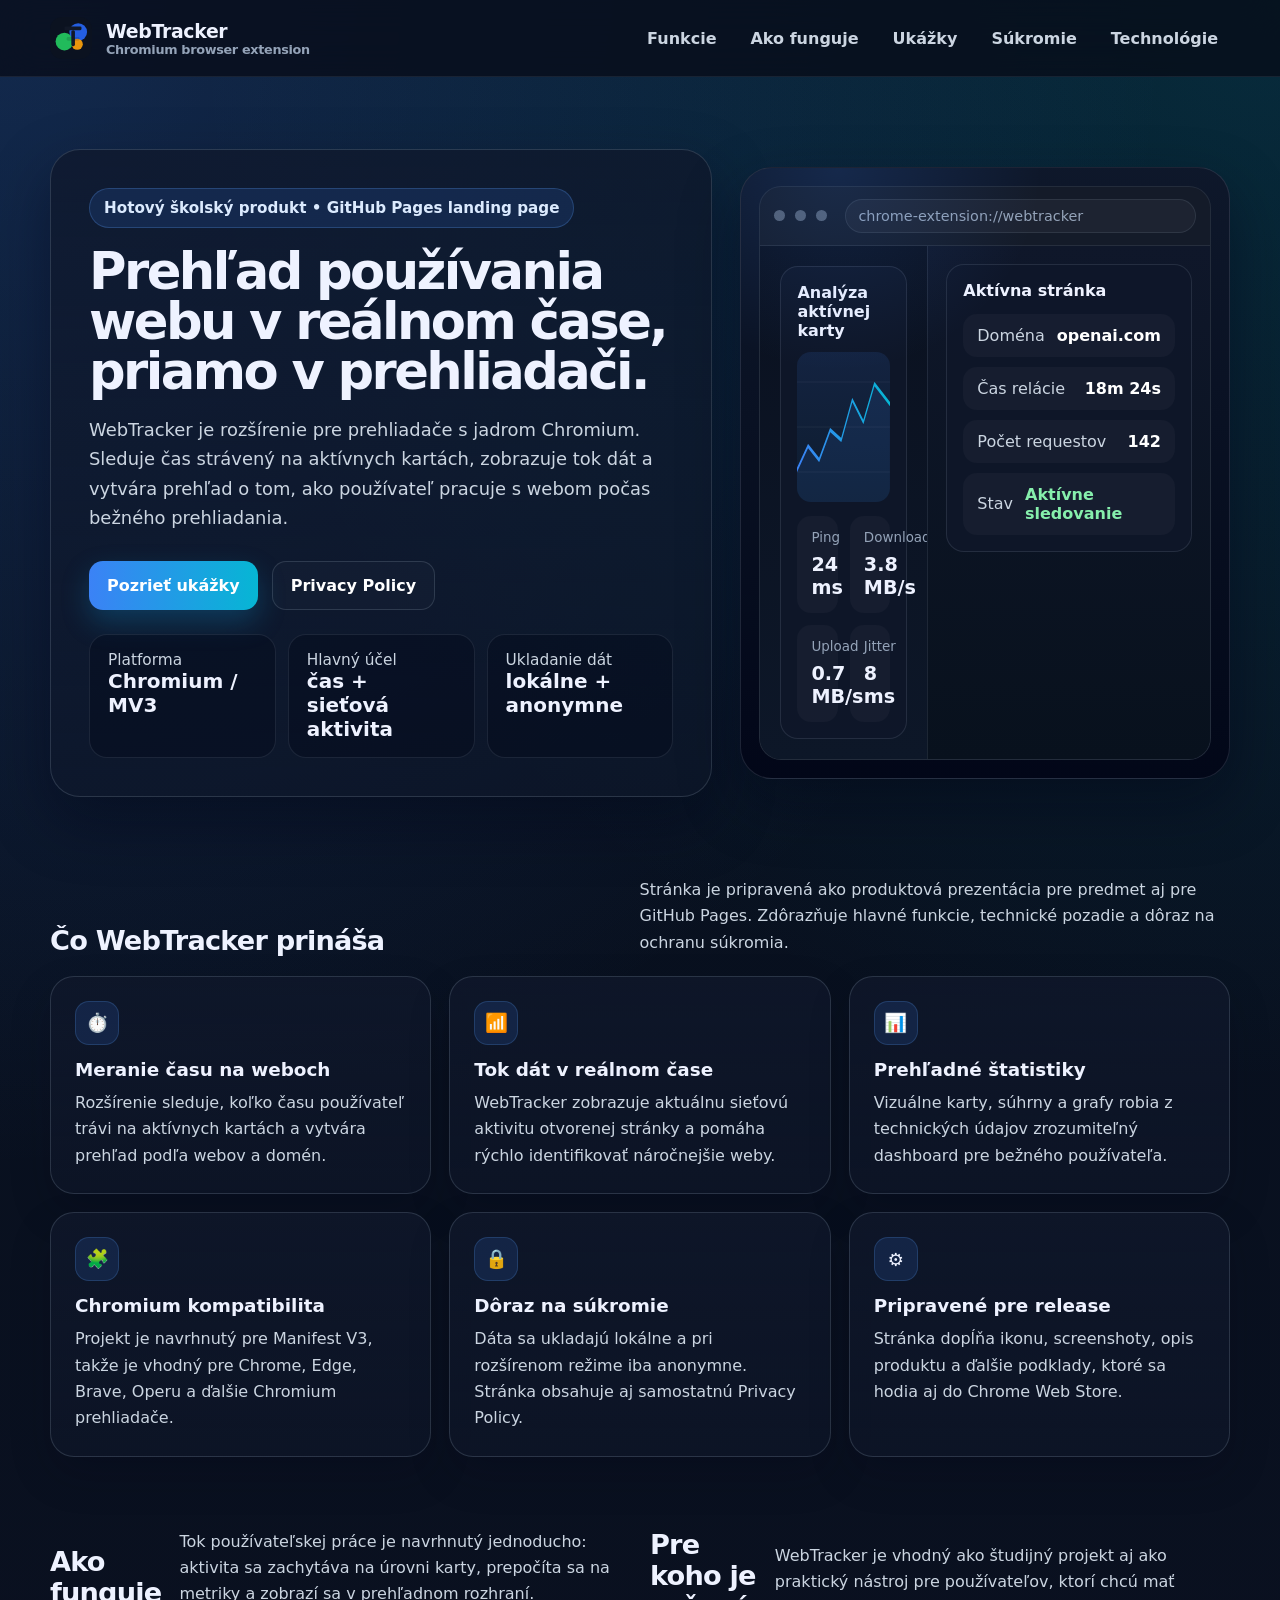
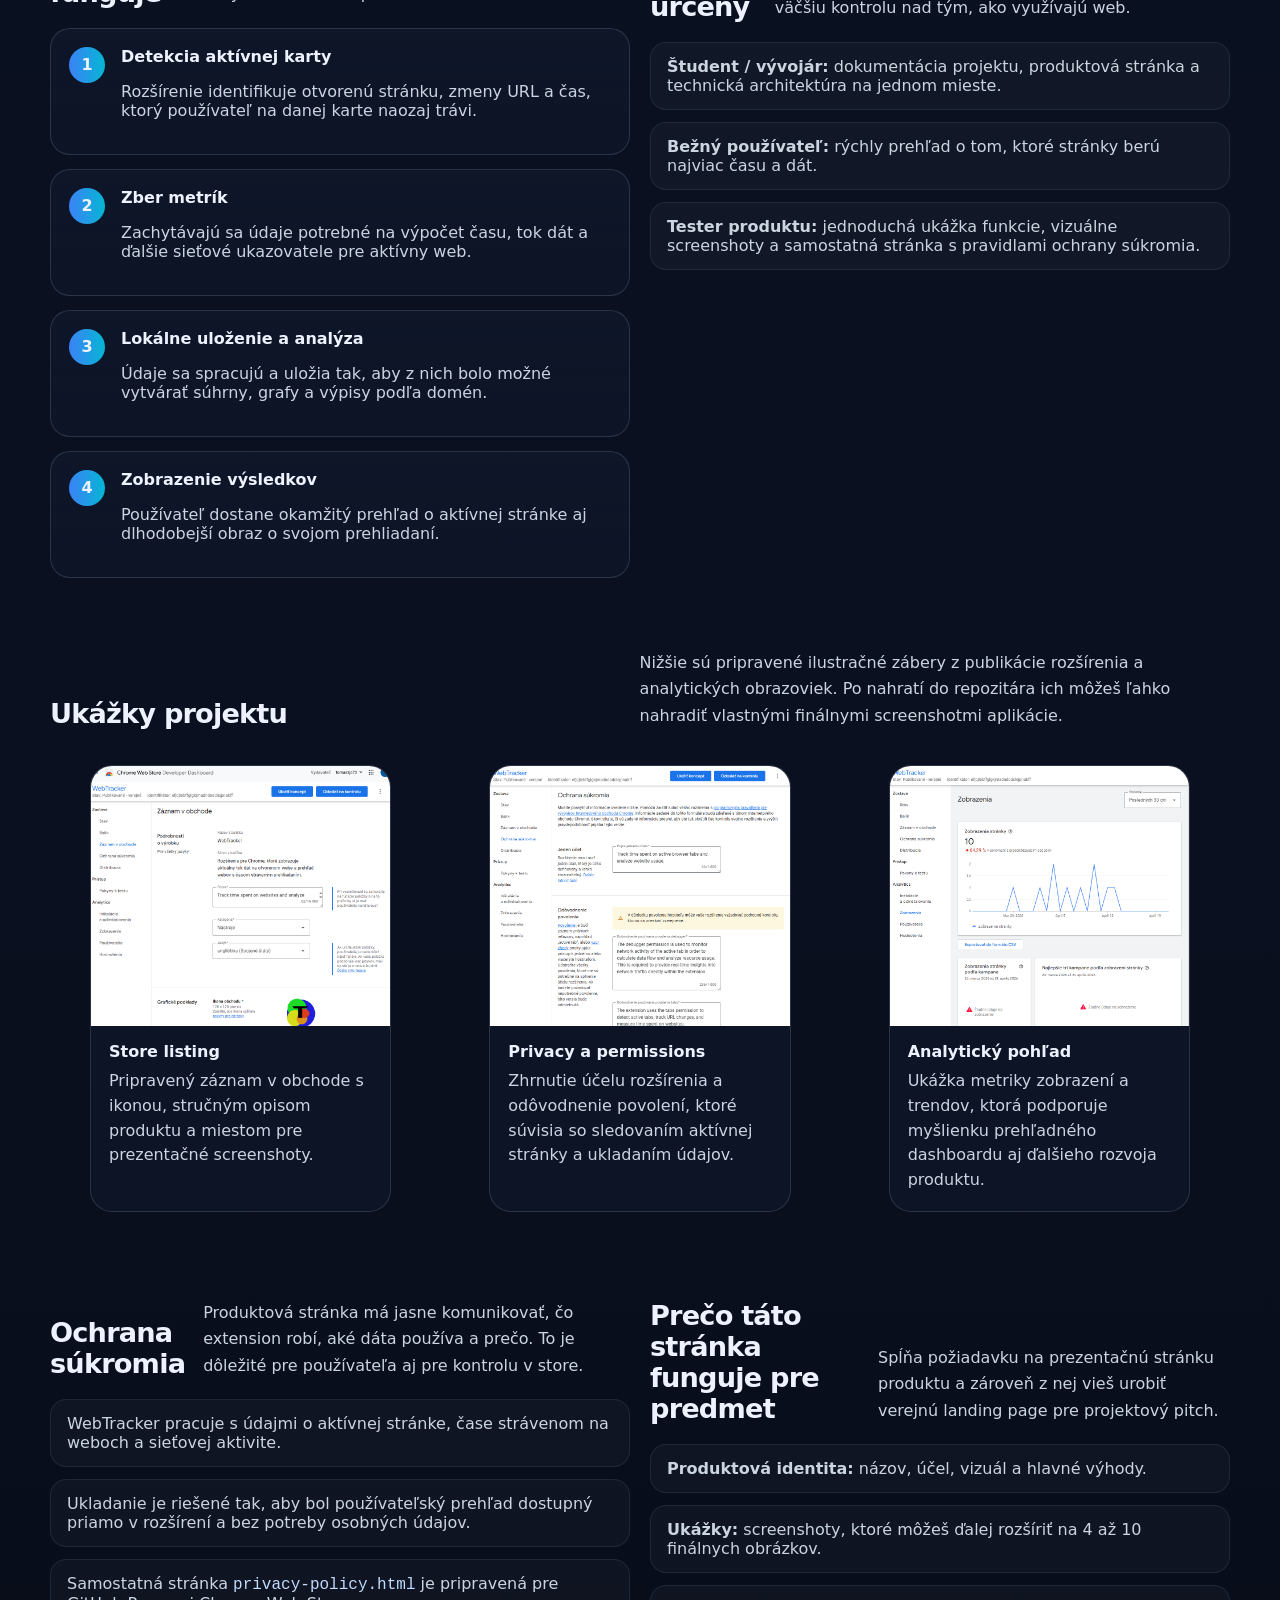
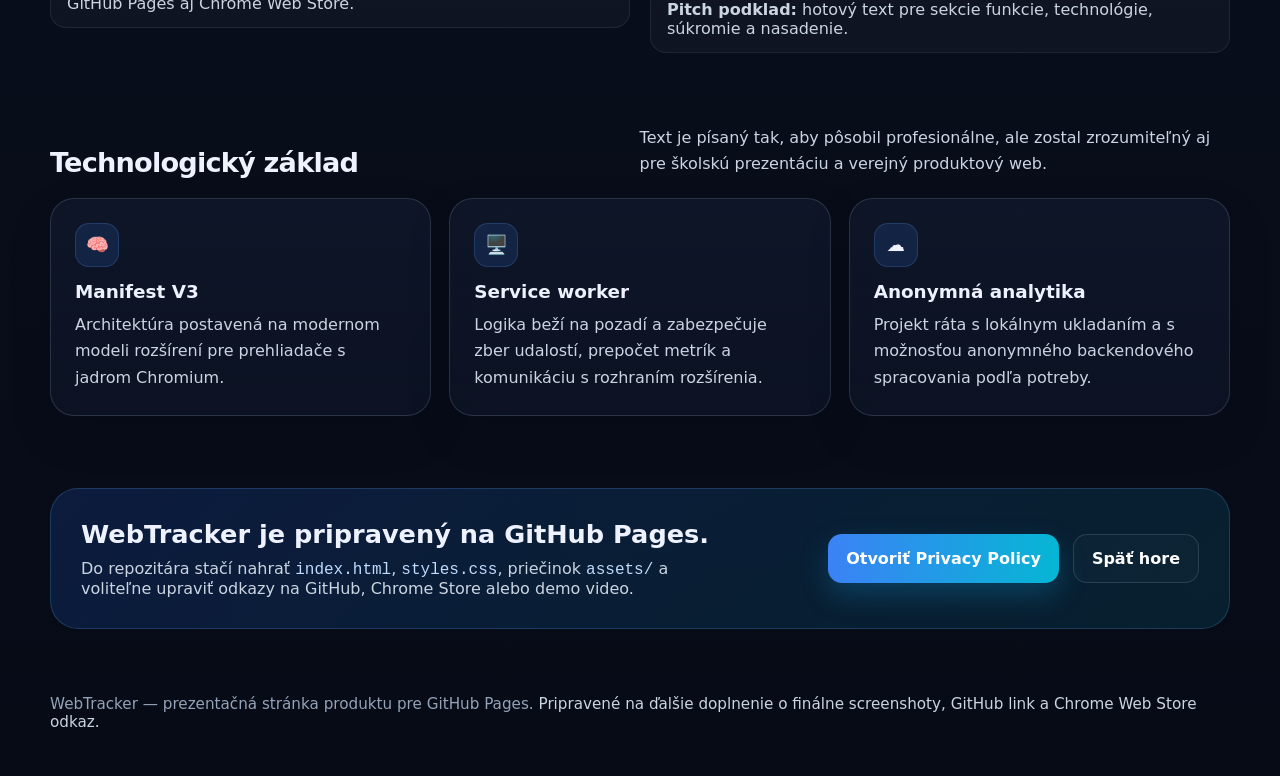
<file: doc/index.html>
<!doctype html>
<html lang="sk">
<head>
  <meta charset="utf-8" />
  <meta name="viewport" content="width=device-width, initial-scale=1" />
  <title>WebTracker — prezentačná stránka</title>
  <meta name="description" content="WebTracker je rozšírenie pre Chromium prehliadače, ktoré sleduje čas strávený na aktívnych stránkach, zobrazuje tok dát a pripravuje prehľad používania webu." />
  <meta name="theme-color" content="#0b1020" />
  <link rel="icon" href="assets/webtracker-icon.svg" type="image/svg+xml" />
  <link rel="stylesheet" href="styles.css" />
</head>
<body>
  <header class="topbar">
    <div class="container nav">
      <a class="brand" href="#top">
        <img src="assets/webtracker-icon.svg" alt="WebTracker logo" />
        <span class="brand-text">
          <span class="brand-title">WebTracker</span>
          <span class="brand-sub">Chromium browser extension</span>
        </span>
      </a>
      <nav class="nav-links" aria-label="Hlavná navigácia">
        <a href="#funkcie">Funkcie</a>
        <a href="#ako-funguje">Ako funguje</a>
        <a href="#ukazky">Ukážky</a>
        <a href="#sukromie">Súkromie</a>
        <a href="#technologie">Technológie</a>
      </nav>
    </div>
  </header>

  <main id="top">
    <section class="hero">
      <div class="container hero-grid">
        <div class="hero-copy">
          <span class="badge">Hotový školský produkt • GitHub Pages landing page</span>
          <h1>Prehľad používania webu v reálnom čase, priamo v prehliadači.</h1>
          <p>
            WebTracker je rozšírenie pre prehliadače s jadrom Chromium. Sleduje čas
            strávený na aktívnych kartách, zobrazuje tok dát a vytvára prehľad o tom,
            ako používateľ pracuje s webom počas bežného prehliadania.
          </p>
          <div class="actions">
            <a class="button primary" href="#ukazky">Pozrieť ukážky</a>
            <a class="button secondary" href="privacy-policy.html">Privacy Policy</a>
          </div>
          <div class="metrics">
            <div class="metric">
              <span class="muted small">Platforma</span>
              <strong>Chromium / MV3</strong>
            </div>
            <div class="metric">
              <span class="muted small">Hlavný účel</span>
              <strong>čas + sieťová aktivita</strong>
            </div>
            <div class="metric">
              <span class="muted small">Ukladanie dát</span>
              <strong>lokálne + anonymne</strong>
            </div>
          </div>
        </div>

        <div class="preview-card" aria-label="Vizualizácia rozhrania WebTrackeru">
          <div class="browser-frame">
            <div class="browser-top">
              <span class="dot"></span>
              <span class="dot"></span>
              <span class="dot"></span>
              <div class="browser-url">chrome-extension://webtracker</div>
            </div>
            <div class="browser-body">
              <div class="preview-left">
                <div class="panel">
                  <div class="preview-title">Analýza aktívnej karty</div>
                  <div class="chart">
                    <svg viewBox="0 0 420 150" preserveAspectRatio="none" aria-hidden="true">
                      <defs>
                        <linearGradient id="line-gradient" x1="0" y1="0" x2="1" y2="0">
                          <stop offset="0%" stop-color="#3b82f6" />
                          <stop offset="100%" stop-color="#06b6d4" />
                        </linearGradient>
                      </defs>
                      <line class="grid" x1="0" y1="30" x2="420" y2="30" />
                      <line class="grid" x1="0" y1="75" x2="420" y2="75" />
                      <line class="grid" x1="0" y1="120" x2="420" y2="120" />
                      <path class="area" d="M0,124 L0,118 L50,94 L100,108 L150,78 L200,88 L250,48 L300,70 L350,32 L420,52 L420,150 L0,150 Z" />
                      <path class="line" d="M0,118 L50,94 L100,108 L150,78 L200,88 L250,48 L300,70 L350,32 L420,52" />
                    </svg>
                  </div>
                  <div class="stat-grid">
                    <div class="stat-box">
                      <div class="label">Ping</div>
                      <div class="value">24 ms</div>
                    </div>
                    <div class="stat-box">
                      <div class="label">Download</div>
                      <div class="value">3.8 MB/s</div>
                    </div>
                    <div class="stat-box">
                      <div class="label">Upload</div>
                      <div class="value">0.7 MB/s</div>
                    </div>
                    <div class="stat-box">
                      <div class="label">Jitter</div>
                      <div class="value">8 ms</div>
                    </div>
                  </div>
                </div>
              </div>
              <aside class="preview-right">
                <div class="panel">
                  <div class="preview-title">Aktívna stránka</div>
                  <div class="list">
                    <div class="list-item"><span>Doména</span><strong>openai.com</strong></div>
                    <div class="list-item"><span>Čas relácie</span><strong>18m 24s</strong></div>
                    <div class="list-item"><span>Počet requestov</span><strong>142</strong></div>
                    <div class="list-item"><span>Stav</span><strong style="color:#86efac">Aktívne sledovanie</strong></div>
                  </div>
                </div>
              </aside>
            </div>
          </div>
        </div>
      </div>
    </section>

    <section class="section" id="funkcie">
      <div class="container">
        <div class="section-head">
          <div>
            <h2>Čo WebTracker prináša</h2>
          </div>
          <p>
            Stránka je pripravená ako produktová prezentácia pre predmet aj pre GitHub Pages.
            Zdôrazňuje hlavné funkcie, technické pozadie a dôraz na ochranu súkromia.
          </p>
        </div>
        <div class="feature-grid">
          <article class="card">
            <div class="icon">⏱️</div>
            <h3>Meranie času na weboch</h3>
            <p>Rozšírenie sleduje, koľko času používateľ trávi na aktívnych kartách a vytvára prehľad podľa webov a domén.</p>
          </article>
          <article class="card">
            <div class="icon">📶</div>
            <h3>Tok dát v reálnom čase</h3>
            <p>WebTracker zobrazuje aktuálnu sieťovú aktivitu otvorenej stránky a pomáha rýchlo identifikovať náročnejšie weby.</p>
          </article>
          <article class="card">
            <div class="icon">📊</div>
            <h3>Prehľadné štatistiky</h3>
            <p>Vizuálne karty, súhrny a grafy robia z technických údajov zrozumiteľný dashboard pre bežného používateľa.</p>
          </article>
          <article class="card">
            <div class="icon">🧩</div>
            <h3>Chromium kompatibilita</h3>
            <p>Projekt je navrhnutý pre Manifest V3, takže je vhodný pre Chrome, Edge, Brave, Operu a ďalšie Chromium prehliadače.</p>
          </article>
          <article class="card">
            <div class="icon">🔒</div>
            <h3>Dôraz na súkromie</h3>
            <p>Dáta sa ukladajú lokálne a pri rozšírenom režime iba anonymne. Stránka obsahuje aj samostatnú Privacy Policy.</p>
          </article>
          <article class="card">
            <div class="icon">⚙️</div>
            <h3>Pripravené pre release</h3>
            <p>Stránka dopĺňa ikonu, screenshoty, opis produktu a ďalšie podklady, ktoré sa hodia aj do Chrome Web Store.</p>
          </article>
        </div>
      </div>
    </section>

    <section class="section" id="ako-funguje">
      <div class="container split">
        <div>
          <div class="section-head">
            <div><h2>Ako funguje</h2></div>
            <p>Tok používateľskej práce je navrhnutý jednoducho: aktivita sa zachytáva na úrovni karty, prepočíta sa na metriky a zobrazí sa v prehľadnom rozhraní.</p>
          </div>
          <div class="steps">
            <div class="step">
              <div class="step-number">1</div>
              <div>
                <strong>Detekcia aktívnej karty</strong>
                <p class="muted">Rozšírenie identifikuje otvorenú stránku, zmeny URL a čas, ktorý používateľ na danej karte naozaj trávi.</p>
              </div>
            </div>
            <div class="step">
              <div class="step-number">2</div>
              <div>
                <strong>Zber metrík</strong>
                <p class="muted">Zachytávajú sa údaje potrebné na výpočet času, tok dát a ďalšie sieťové ukazovatele pre aktívny web.</p>
              </div>
            </div>
            <div class="step">
              <div class="step-number">3</div>
              <div>
                <strong>Lokálne uloženie a analýza</strong>
                <p class="muted">Údaje sa spracujú a uložia tak, aby z nich bolo možné vytvárať súhrny, grafy a výpisy podľa domén.</p>
              </div>
            </div>
            <div class="step">
              <div class="step-number">4</div>
              <div>
                <strong>Zobrazenie výsledkov</strong>
                <p class="muted">Používateľ dostane okamžitý prehľad o aktívnej stránke aj dlhodobejší obraz o svojom prehliadaní.</p>
              </div>
            </div>
          </div>
        </div>

        <div>
          <div class="section-head">
            <div><h2>Pre koho je určený</h2></div>
            <p>WebTracker je vhodný ako študijný projekt aj ako praktický nástroj pre používateľov, ktorí chcú mať väčšiu kontrolu nad tým, ako využívajú web.</p>
          </div>
          <div class="tech-list">
            <div class="bullet"><strong>Študent / vývojár:</strong> dokumentácia projektu, produktová stránka a technická architektúra na jednom mieste.</div>
            <div class="bullet"><strong>Bežný používateľ:</strong> rýchly prehľad o tom, ktoré stránky berú najviac času a dát.</div>
            <div class="bullet"><strong>Tester produktu:</strong> jednoduchá ukážka funkcie, vizuálne screenshoty a samostatná stránka s pravidlami ochrany súkromia.</div>
          </div>
        </div>
      </div>
    </section>

    <section class="section" id="ukazky">
      <div class="container">
        <div class="section-head">
          <div><h2>Ukážky projektu</h2></div>
          <p>Nižšie sú pripravené ilustračné zábery z publikácie rozšírenia a analytických obrazoviek. Po nahratí do repozitára ich môžeš ľahko nahradiť vlastnými finálnymi screenshotmi aplikácie.</p>
        </div>
        <div class="gallery">
          <figure class="shot">
            <img src="assets/store-listing.png" alt="Chrome Web Store listing pre WebTracker" />
            <figcaption class="caption">
              <strong>Store listing</strong>
              <p>Pripravený záznam v obchode s ikonou, stručným opisom produktu a miestom pre prezentačné screenshoty.</p>
            </figcaption>
          </figure>
          <figure class="shot">
            <img src="assets/privacy-review.png" alt="Ochrana súkromia a povolenia WebTrackeru" />
            <figcaption class="caption">
              <strong>Privacy a permissions</strong>
              <p>Zhrnutie účelu rozšírenia a odôvodnenie povolení, ktoré súvisia so sledovaním aktívnej stránky a ukladaním údajov.</p>
            </figcaption>
          </figure>
          <figure class="shot">
            <img src="assets/analytics.png" alt="Analytický prehľad pre WebTracker" />
            <figcaption class="caption">
              <strong>Analytický pohľad</strong>
              <p>Ukážka metriky zobrazení a trendov, ktorá podporuje myšlienku prehľadného dashboardu aj ďalšieho rozvoja produktu.</p>
            </figcaption>
          </figure>
        </div>
      </div>
    </section>

    <section class="section" id="sukromie">
      <div class="container split">
        <div>
          <div class="section-head">
            <div><h2>Ochrana súkromia</h2></div>
            <p>Produktová stránka má jasne komunikovať, čo extension robí, aké dáta používa a prečo. To je dôležité pre používateľa aj pre kontrolu v store.</p>
          </div>
          <div class="privacy-list">
            <div class="bullet">WebTracker pracuje s údajmi o aktívnej stránke, čase strávenom na weboch a sieťovej aktivite.</div>
            <div class="bullet">Ukladanie je riešené tak, aby bol používateľský prehľad dostupný priamo v rozšírení a bez potreby osobných údajov.</div>
            <div class="bullet">Samostatná stránka <span class="code">privacy-policy.html</span> je pripravená pre GitHub Pages aj Chrome Web Store.</div>
          </div>
        </div>

        <div>
          <div class="section-head">
            <div><h2>Prečo táto stránka funguje pre predmet</h2></div>
            <p>Spĺňa požiadavku na prezentačnú stránku produktu a zároveň z nej vieš urobiť verejnú landing page pre projektový pitch.</p>
          </div>
          <div class="tech-list">
            <div class="bullet"><strong>Produktová identita:</strong> názov, účel, vizuál a hlavné výhody.</div>
            <div class="bullet"><strong>Ukážky:</strong> screenshoty, ktoré môžeš ďalej rozšíriť na 4 až 10 finálnych obrázkov.</div>
            <div class="bullet"><strong>Pitch podklad:</strong> hotový text pre sekcie funkcie, technológie, súkromie a nasadenie.</div>
          </div>
        </div>
      </div>
    </section>

    <section class="section" id="technologie">
      <div class="container">
        <div class="section-head">
          <div><h2>Technologický základ</h2></div>
          <p>Text je písaný tak, aby pôsobil profesionálne, ale zostal zrozumiteľný aj pre školskú prezentáciu a verejný produktový web.</p>
        </div>
        <div class="feature-grid">
          <article class="card">
            <div class="icon">🧠</div>
            <h3>Manifest V3</h3>
            <p>Architektúra postavená na modernom modeli rozšírení pre prehliadače s jadrom Chromium.</p>
          </article>
          <article class="card">
            <div class="icon">🖥️</div>
            <h3>Service worker</h3>
            <p>Logika beží na pozadí a zabezpečuje zber udalostí, prepočet metrík a komunikáciu s rozhraním rozšírenia.</p>
          </article>
          <article class="card">
            <div class="icon">☁️</div>
            <h3>Anonymná analytika</h3>
            <p>Projekt ráta s lokálnym ukladaním a s možnosťou anonymného backendového spracovania podľa potreby.</p>
          </article>
        </div>
      </div>
    </section>

    <section class="section">
      <div class="container">
        <div class="cta">
          <div>
            <h2 style="margin:0 0 10px; font-size: clamp(1.5rem, 2vw, 2.2rem);">WebTracker je pripravený na GitHub Pages.</h2>
            <p class="muted" style="margin:0; max-width:60ch;">Do repozitára stačí nahrať <span class="code">index.html</span>, <span class="code">styles.css</span>, priečinok <span class="code">assets/</span> a voliteľne upraviť odkazy na GitHub, Chrome Store alebo demo video.</p>
          </div>
          <div class="actions" style="margin-top:0;">
            <a class="button primary" href="privacy-policy.html">Otvoriť Privacy Policy</a>
            <a class="button secondary" href="#top">Späť hore</a>
          </div>
        </div>
      </div>
    </section>
  </main>

  <footer class="footer">
    <div class="container">
      WebTracker — prezentačná stránka produktu pre GitHub Pages. <span class="muted">Pripravené na ďalšie doplnenie o finálne screenshoty, GitHub link a Chrome Web Store odkaz.</span>
    </div>
  </footer>
</body>
</html>
</file>
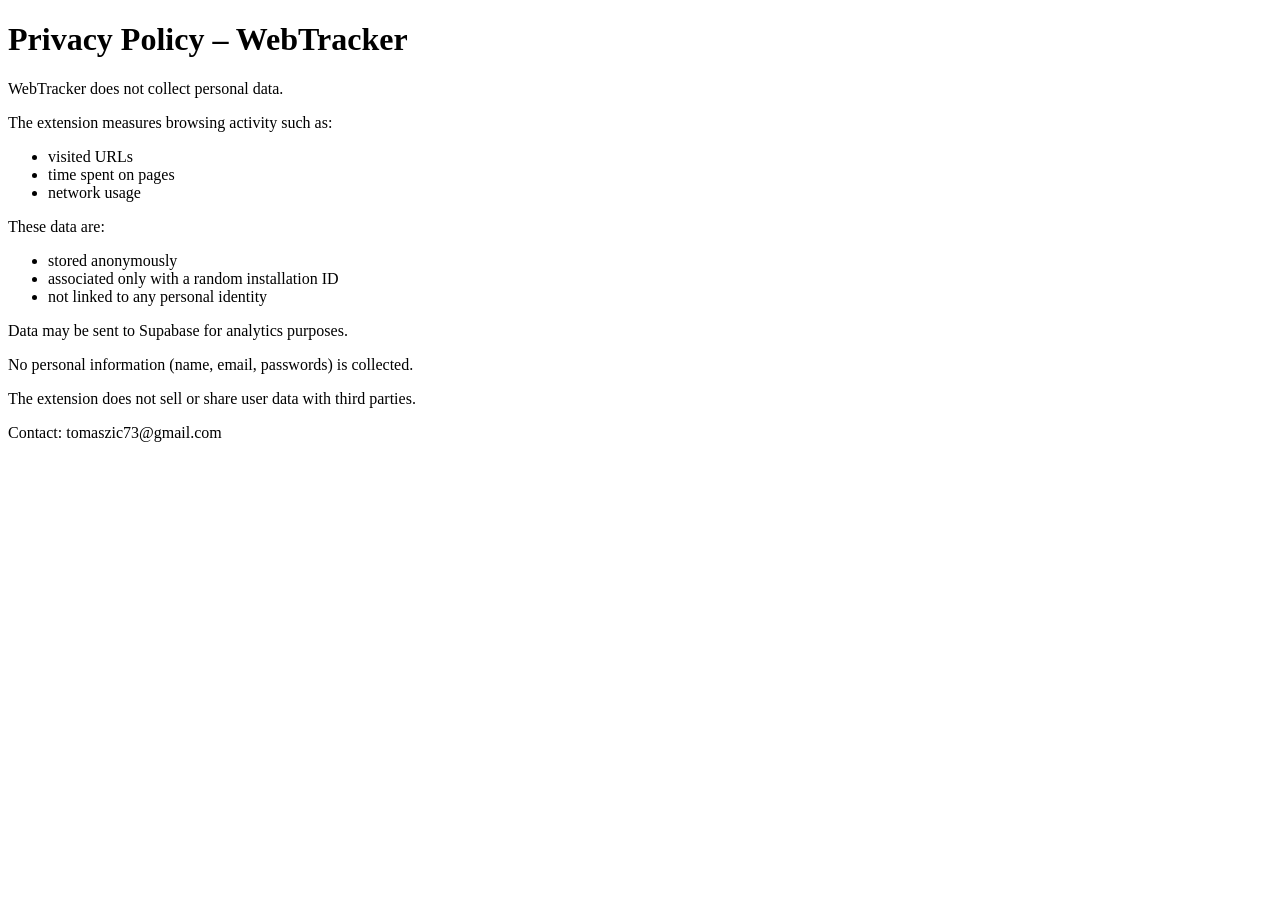
<file: privacy-policy.html>
<!doctype html>
<html>

<head>
    <meta charset="utf-8">
    <title>Privacy Policy – WebTracker</title>
</head>

<body>

    <h1>Privacy Policy – WebTracker</h1>

    <p>WebTracker does not collect personal data.</p>

    <p>The extension measures browsing activity such as:</p>
    <ul>
        <li>visited URLs</li>
        <li>time spent on pages</li>
        <li>network usage</li>
    </ul>

    <p>These data are:</p>
    <ul>
        <li>stored anonymously</li>
        <li>associated only with a random installation ID</li>
        <li>not linked to any personal identity</li>
    </ul>

    <p>Data may be sent to Supabase for analytics purposes.</p>

    <p>No personal information (name, email, passwords) is collected.</p>

    <p>The extension does not sell or share user data with third parties.</p>

    <p>Contact: tomaszic73@gmail.com</p>

</body>

</html>
</file>
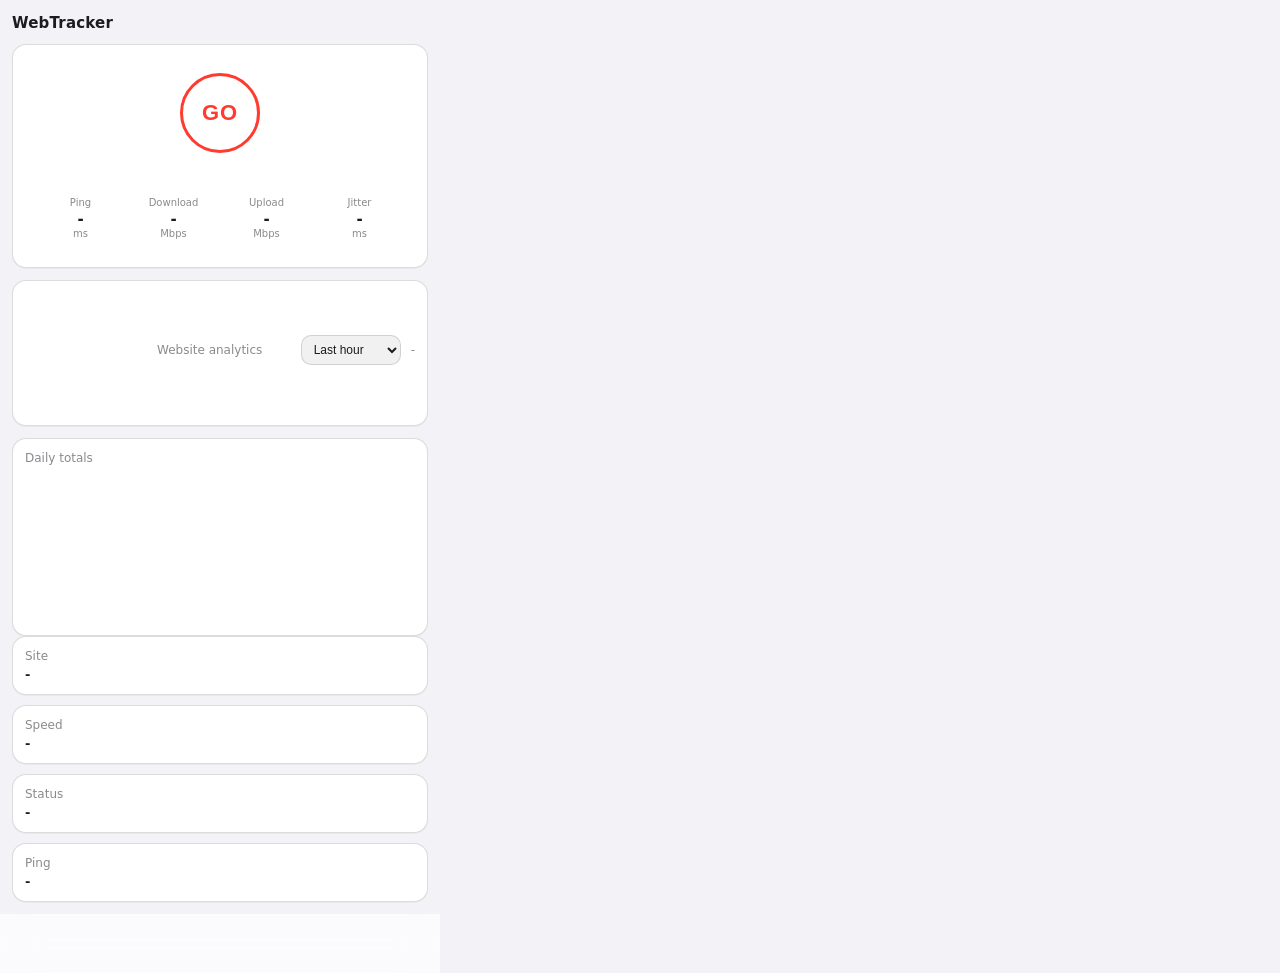
<file: settings.html>
<!doctype html>
<html lang="en">
  <head>
    <meta charset="UTF-8" />
    <meta name="viewport" content="width=device-width, initial-scale=1.0" />
    <title>WebTracker Settings</title>
    <style>
      :root {
        --bg: #f2f2f7;
        --fg: #1c1c1e;
        --muted: rgba(60, 60, 67, 0.6);
        --divider: rgba(60, 60, 67, 0.18);
        --card: #ffffff;
        --cardBorder: rgba(60, 60, 67, 0.18);
        --blue: #007aff;
      }
      @media (prefers-color-scheme: dark) {
        :root {
          --bg: #000000;
          --fg: #ffffff;
          --muted: rgba(235, 235, 245, 0.6);
          --divider: rgba(84, 84, 88, 0.65);
          --card: #1c1c1e;
          --cardBorder: rgba(84, 84, 88, 0.65);
          --blue: #0a84ff;
        }
      }
      body {
        font-family: -apple-system, BlinkMacSystemFont, "SF Pro Display", "SF Pro Text", system-ui, Segoe UI, Roboto, Arial, sans-serif;
        margin: 0;
        width: 440px;
        min-width: 440px;
        max-width: 520px;
        background: var(--bg);
        color: var(--fg);
      }
      .wrap { padding: 14px 12px 12px; }
      .title {
        font-size: 15px;
        font-weight: 700;
        letter-spacing: 0.2px;
        margin-bottom: 12px;
      }
      .chartCard { margin-bottom: 12px; }
      .chartWrap { display: grid; grid-template-columns: 120px 1fr; gap: 12px; align-items: center; }
      .pieCanvas { width: 120px; height: 120px; display: block; }
      .chartHead { display: flex; align-items: baseline; justify-content: space-between; gap: 10px; margin-bottom: 6px; }
      .chartTotal { font-size: 12px; color: var(--muted); font-variant-numeric: tabular-nums; white-space: nowrap; }
      .chartRight { display: inline-flex; align-items: center; gap: 10px; }
      .chartSelect {
        font-size: 12px;
        padding: 6px 8px;
        border-radius: 10px;
        border: 1px solid var(--cardBorder);
        background: rgba(120, 120, 128, 0.10);
        color: var(--fg);
        outline: none;
      }
      .legend { display: grid; gap: 8px; }
      .legendRow { display: flex; align-items: center; justify-content: space-between; gap: 10px; }
      .legendLeft { display: inline-flex; align-items: center; gap: 8px; min-width: 0; }
      .leader { flex: 1 1 auto; border-bottom: 1px dotted var(--divider); margin: 0 10px; transform: translateY(-2px); opacity: 0.9; }
      .dot { width: 10px; height: 10px; border-radius: 999px; flex: 0 0 auto; }
      .legendHost { font-size: 12px; color: var(--fg); font-weight: 600; white-space: nowrap; overflow: hidden; text-overflow: ellipsis; max-width: 190px; }
      .legendTime { font-size: 12px; color: var(--muted); font-variant-numeric: tabular-nums; flex: 0 0 auto; width: 74px; text-align: right; }
      .pager { display: flex; align-items: center; justify-content: space-between; margin-top: 10px; }
      .pagerInfo { font-size: 12px; color: var(--muted); font-variant-numeric: tabular-nums; }
      .pagerBtns { display: inline-flex; gap: 8px; }
      .btn.small { padding: 6px 8px; border-radius: 10px; font-size: 12px; }
      .btn:disabled { opacity: 0.45; cursor: default; }
      .grid { display: grid; grid-template-columns: 1fr; gap: 10px; }
      .barList { display: grid; gap: 8px; margin-top: 8px; }
      .barRow { display: grid; grid-template-columns: 56px 1fr 64px; align-items: center; gap: 10px; }
      .barLabel { font-size: 12px; color: var(--fg); font-weight: 600; font-variant-numeric: tabular-nums; }
      .barTrack { height: 10px; border-radius: 999px; background: rgba(120, 120, 128, 0.14); overflow: hidden; }
      .barFill { height: 100%; border-radius: 999px; background: var(--blue); width: 0%; }
      .barValue { font-size: 12px; color: var(--muted); font-variant-numeric: tabular-nums; text-align: right; }
      .item {
        background: var(--card);
        border-radius: 14px;
        padding: 12px;
        border: 1px solid var(--cardBorder);
        box-shadow: 0 1px 0 rgba(0, 0, 0, 0.04);
      }
      .k { font-size: 12px; color: var(--muted); }
      .v { font-size: 13px; font-weight: 700; margin-top: 4px; word-break: break-all; }
      .divider { height: 1px; background: var(--divider); width: 100%; }
      .footer {
        display: flex;
        align-items: center;
        justify-content: space-between;
        padding: 10px 12px;
        background: rgba(255, 255, 255, 0.7);
        backdrop-filter: blur(18px);
        -webkit-backdrop-filter: blur(18px);
        border-top: 1px solid var(--divider);
      }
      @media (prefers-color-scheme: dark) {
        .footer {
          background: rgba(28, 28, 30, 0.72);
        }
      }
      .btn {
        display: inline-flex;
        align-items: center;
        justify-content: center;
        gap: 8px;
        border: 0;
        background: transparent;
        color: var(--blue);
        font-weight: 600;
        font-size: 13px;
        padding: 8px 10px;
        border-radius: 12px;
        cursor: pointer;
      }
      .btn:hover { background: rgba(0, 122, 255, 0.10); }
      .btn:active { background: rgba(0, 122, 255, 0.16); }
      .btn.destructive { color: #ff3b30; }
      .btn.destructive:hover { background: rgba(255, 59, 48, 0.10); }
      .btn.destructive:active { background: rgba(255, 59, 48, 0.16); }

      .iconBtn {
        width: 38px;
        height: 38px;
        justify-content: center;
        font-size: 18px;
        border-radius: 999px;
      }
      .panel { display: none; padding-top: 10px; }
      .panel.open { display: block; }
      select {
        width: 100%;
        font-size: 13px;
        padding: 10px 10px;
        border-radius: 12px;
        border: 1px solid var(--cardBorder);
        background: rgba(120, 120, 128, 0.10);
        color: var(--fg);
        outline: none;
      }

      select option {
        color: var(--fg);
        background: var(--card);
      }

      .speedTest { display: flex; flex-direction: column; align-items: center; gap: 14px; padding: 16px 12px; }
      .goBtn {
        width: 80px; height: 80px; border-radius: 50%; border: 3px solid #ff3b30;
        background: transparent; color: #ff3b30; font-size: 22px; font-weight: 800;
        letter-spacing: 1px; cursor: pointer; transition: all 0.2s ease;
        display: flex; align-items: center; justify-content: center;
      }
      .goBtn:hover { background: rgba(255, 59, 48, 0.08); }
      .goBtn:active { background: rgba(255, 59, 48, 0.18); transform: scale(0.95); }
      .goBtn.running { border-color: var(--muted); color: var(--muted); cursor: default; }
      .goBtn.done { border-color: #34c759; color: #34c759; }
      .stPhase { font-size: 11px; color: var(--muted); min-height: 16px; }
      .stResults { display: grid; grid-template-columns: repeat(4, 1fr); gap: 6px; width: 100%; }
      .stMetric { text-align: center; }
      .stMetric .stLabel { font-size: 10px; color: var(--muted); margin-bottom: 2px; }
      .stMetric .stValue { font-size: 15px; font-weight: 700; color: var(--fg); font-variant-numeric: tabular-nums; }
      .stMetric .stUnit { font-size: 10px; color: var(--muted); }
    </style>
  </head>
  <body>
    <div class="wrap">
      <div class="title">WebTracker</div>

      <div class="item" aria-label="Speed test" style="margin-bottom:12px;">
        <div class="speedTest">
          <button class="goBtn" id="goBtn" type="button">GO</button>
          <div class="stPhase" id="stPhase"></div>
          <div class="stResults">
            <div class="stMetric">
              <div class="stLabel" data-i18n="st_ping">Ping</div>
              <div class="stValue" id="stPing">-</div>
              <div class="stUnit">ms</div>
            </div>
            <div class="stMetric">
              <div class="stLabel" data-i18n="st_download">Download</div>
              <div class="stValue" id="stDown">-</div>
              <div class="stUnit">Mbps</div>
            </div>
            <div class="stMetric">
              <div class="stLabel" data-i18n="st_upload">Upload</div>
              <div class="stValue" id="stUp">-</div>
              <div class="stUnit">Mbps</div>
            </div>
            <div class="stMetric">
              <div class="stLabel" data-i18n="st_jitter">Jitter</div>
              <div class="stValue" id="stJitter">-</div>
              <div class="stUnit">ms</div>
            </div>
          </div>
        </div>
      </div>

      <div class="item chartCard" aria-label="Site analytics">
        <div class="chartWrap">
          <canvas id="pieChart" class="pieCanvas" width="240" height="240"></canvas>
          <div>
            <div class="chartHead">
              <div class="k" data-i18n="analytics_title">Website analytics</div>
              <div class="chartRight">
                <select id="range" class="chartSelect" aria-label="Range">
                  <option value="1h" data-i18n="range_1h">Last hour</option>
                  <option value="today" data-i18n="range_today">Today</option>
                  <option value="7d" data-i18n="range_7d">Last 7 days</option>
                </select>
                <div class="chartTotal" id="totalTime">-</div>
              </div>
            </div>
            <div class="legend" id="legend"></div>
            <div class="pager" id="pager" style="display:none;">
              <div class="pagerInfo" id="pagerInfo">-</div>
              <div class="pagerBtns">
                <button class="btn small" id="prevPage" type="button" data-i18n="prev">Prev</button>
                <button class="btn small" id="nextPage" type="button" data-i18n="next">Next</button>
              </div>
            </div>
          </div>
        </div>
      </div>

      <div class="item" aria-label="Daily totals">
        <div class="k" data-i18n="daily_title">Daily totals</div>
        <canvas id="lineChart" width="820" height="300" style="width:100%;height:150px;margin-top:8px;display:block;"></canvas>
      </div>

      <div class="grid">
        <div class="item">
          <div class="k" data-i18n="site">Site</div>
          <div class="v" id="site">-</div>
        </div>
        <div class="item">
          <div class="k" data-i18n="speed">Speed</div>
          <div class="v" id="speed">-</div>
        </div>
        <div class="item">
          <div class="k" data-i18n="status">Status</div>
          <div class="v" id="status">-</div>
        </div>
        <div class="item">
          <div class="k" data-i18n="ping">Ping</div>
          <div class="v" id="ping">-</div>
        </div>
      </div>

      <div class="panel" id="settingsPanel">
        <div class="item">
          <div class="k" data-i18n="language">Language</div>
          <div class="v" style="margin-top:8px; font-weight:400;">
            <select id="language">
              <option value="en">English</option>
              <option value="de">Deutsch</option>
              <option value="fr">Français</option>
              <option value="es">Español</option>
              <option value="it">Italiano</option>
              <option value="sk">Slovenčina</option>
            </select>
          </div>
        </div>

        <div class="item">
          <div class="k" data-i18n="theme">Theme</div>
          <div class="v" style="margin-top:8px; font-weight:400;">
            <select id="themeMode">
              <option value="auto" data-i18n="theme_auto">Auto</option>
              <option value="dark" data-i18n="theme_dark">Dark</option>
              <option value="light" data-i18n="theme_light">Light</option>
            </select>
          </div>
        </div>
      </div>
    </div>

    <div class="footer">
      <button class="btn destructive" id="quitBtn" type="button" data-i18n="quit">Quit</button>
      <button class="btn iconBtn" id="settingsBtn" type="button" aria-label="Settings" data-i18n-aria-label="settings">⚙</button>
    </div>

    <script src="settings.js"></script>
  </body>
</html>
</file>
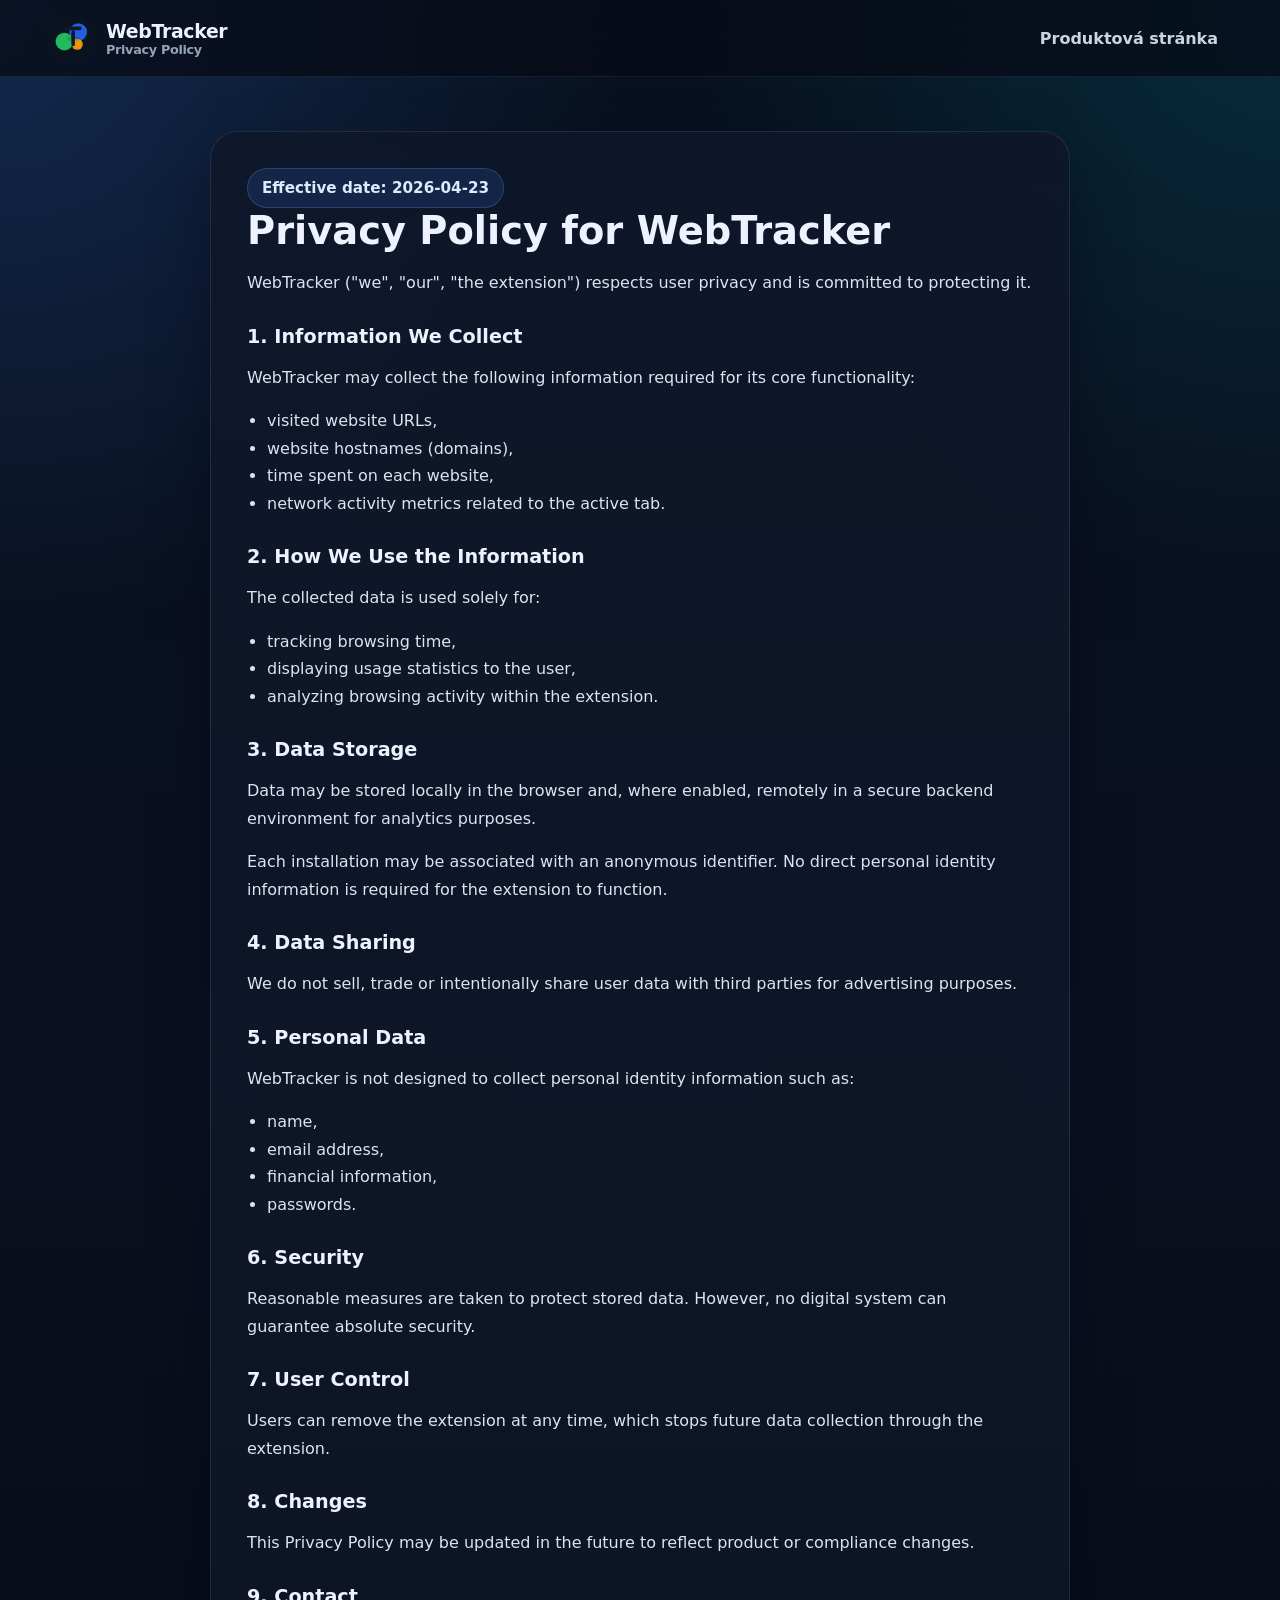
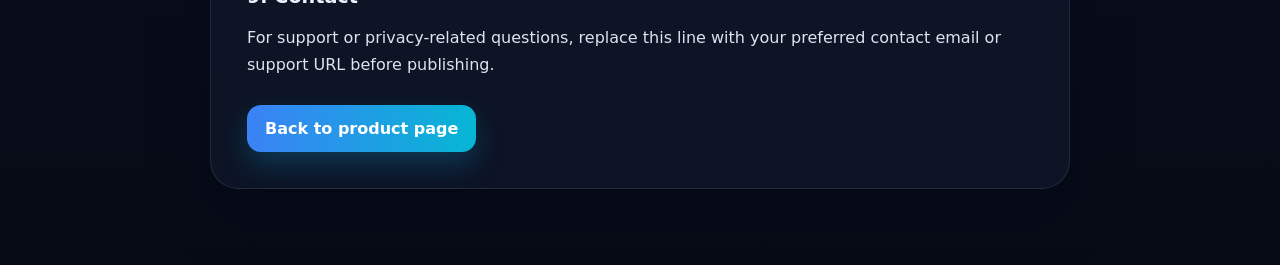
<file: doc/privacy-policy.html>
<!doctype html>
<html lang="en">
<head>
  <meta charset="utf-8" />
  <meta name="viewport" content="width=device-width, initial-scale=1" />
  <title>Privacy Policy — WebTracker</title>
  <meta name="description" content="Privacy Policy for WebTracker browser extension." />
  <meta name="theme-color" content="#0b1020" />
  <link rel="icon" href="assets/webtracker-icon.svg" type="image/svg+xml" />
  <link rel="stylesheet" href="styles.css" />
  <style>
    main { padding: 54px 0 76px; }
    .doc { max-width: 860px; margin: 0 auto; padding: 36px; border-radius: 28px; background: linear-gradient(180deg, rgba(15,23,42,0.92), rgba(15,23,42,0.72)); border: 1px solid rgba(148,163,184,0.16); box-shadow: 0 24px 60px rgba(2,6,23,0.35); }
    .doc h1 { font-size: clamp(2rem, 3vw, 3rem); margin: 0 0 8px; }
    .doc h2 { margin-top: 28px; font-size: 1.2rem; }
    .doc p, .doc li { color: #dbe4f0; line-height: 1.72; }
    .doc ul { padding-left: 20px; }
    .back { margin-top: 26px; }
  </style>
</head>
<body>
  <header class="topbar">
    <div class="container nav">
      <a class="brand" href="index.html">
        <img src="assets/webtracker-icon.svg" alt="WebTracker logo" />
        <span class="brand-text">
          <span class="brand-title">WebTracker</span>
          <span class="brand-sub">Privacy Policy</span>
        </span>
      </a>
      <nav class="nav-links" aria-label="Policy navigation">
        <a href="index.html">Produktová stránka</a>
      </nav>
    </div>
  </header>

  <main>
    <div class="container">
      <article class="doc">
        <span class="badge">Effective date: 2026-04-23</span>
        <h1>Privacy Policy for WebTracker</h1>
        <p>WebTracker ("we", "our", "the extension") respects user privacy and is committed to protecting it.</p>

        <h2>1. Information We Collect</h2>
        <p>WebTracker may collect the following information required for its core functionality:</p>
        <ul>
          <li>visited website URLs,</li>
          <li>website hostnames (domains),</li>
          <li>time spent on each website,</li>
          <li>network activity metrics related to the active tab.</li>
        </ul>

        <h2>2. How We Use the Information</h2>
        <p>The collected data is used solely for:</p>
        <ul>
          <li>tracking browsing time,</li>
          <li>displaying usage statistics to the user,</li>
          <li>analyzing browsing activity within the extension.</li>
        </ul>

        <h2>3. Data Storage</h2>
        <p>Data may be stored locally in the browser and, where enabled, remotely in a secure backend environment for analytics purposes.</p>
        <p>Each installation may be associated with an anonymous identifier. No direct personal identity information is required for the extension to function.</p>

        <h2>4. Data Sharing</h2>
        <p>We do not sell, trade or intentionally share user data with third parties for advertising purposes.</p>

        <h2>5. Personal Data</h2>
        <p>WebTracker is not designed to collect personal identity information such as:</p>
        <ul>
          <li>name,</li>
          <li>email address,</li>
          <li>financial information,</li>
          <li>passwords.</li>
        </ul>

        <h2>6. Security</h2>
        <p>Reasonable measures are taken to protect stored data. However, no digital system can guarantee absolute security.</p>

        <h2>7. User Control</h2>
        <p>Users can remove the extension at any time, which stops future data collection through the extension.</p>

        <h2>8. Changes</h2>
        <p>This Privacy Policy may be updated in the future to reflect product or compliance changes.</p>

        <h2>9. Contact</h2>
        <p>For support or privacy-related questions, replace this line with your preferred contact email or support URL before publishing.</p>

        <div class="back actions">
          <a class="button primary" href="index.html">Back to product page</a>
        </div>
      </article>
    </div>
  </main>
</body>
</html>
</file>
<file: doc/styles.css>
:root {
  --bg: #0b1020;
  --panel: rgba(15, 23, 42, 0.72);
  --panel-strong: #101827;
  --border: rgba(148, 163, 184, 0.22);
  --text: #eef2ff;
  --muted: #cbd5e1;
  --soft: #94a3b8;
  --blue: #3b82f6;
  --cyan: #06b6d4;
  --green: #22c55e;
  --amber: #f59e0b;
  --shadow: 0 24px 60px rgba(2, 6, 23, 0.4);
  --radius: 24px;
  --radius-sm: 16px;
  --max: 1180px;
}
* { box-sizing: border-box; }
html { scroll-behavior: smooth; }
body {
  margin: 0;
  font-family: Inter, system-ui, -apple-system, BlinkMacSystemFont, "Segoe UI", sans-serif;
  background:
    radial-gradient(circle at top left, rgba(59,130,246,0.22), transparent 28%),
    radial-gradient(circle at top right, rgba(6,182,212,0.16), transparent 26%),
    linear-gradient(180deg, #07111f 0%, #0b1020 60%, #070b16 100%);
  color: var(--text);
}
a { color: inherit; text-decoration: none; }
img { max-width: 100%; display: block; }
.container { width: min(var(--max), calc(100% - 32px)); margin: 0 auto; }
.muted { color: var(--muted); }
.small { font-size: 0.96rem; }
.badge {
  display: inline-flex; align-items: center; gap: 10px;
  padding: 10px 14px; border-radius: 999px; font-size: 0.95rem; font-weight: 700;
  color: #dbeafe; background: rgba(59,130,246,0.14); border: 1px solid rgba(96,165,250,0.24);
}
.topbar {
  position: sticky; top: 0; z-index: 20;
  backdrop-filter: blur(18px);
  background: rgba(7, 11, 22, 0.72);
  border-bottom: 1px solid rgba(148, 163, 184, 0.12);
}
.nav {
  display: flex; align-items: center; justify-content: space-between; gap: 18px;
  min-height: 76px;
}
.brand { display: flex; align-items: center; gap: 14px; font-weight: 800; letter-spacing: -0.02em; }
.brand img { width: 42px; height: 42px; border-radius: 12px; }
.brand-text { display: flex; flex-direction: column; }
.brand-title { font-size: 1.18rem; }
.brand-sub { font-size: 0.8rem; color: var(--soft); font-weight: 600; }
.nav-links {
  display: flex; flex-wrap: wrap; gap: 10px;
}
.nav-links a {
  color: var(--muted); padding: 10px 12px; border-radius: 999px; font-weight: 600;
}
.nav-links a:hover { background: rgba(148, 163, 184, 0.08); color: white; }
.hero { padding: 72px 0 44px; }
.hero-grid {
  display: grid; grid-template-columns: 1.15fr 0.85fr; gap: 28px; align-items: center;
}
.hero-copy {
  background: linear-gradient(180deg, rgba(15,23,42,0.72), rgba(15,23,42,0.5));
  border: 1px solid var(--border); border-radius: calc(var(--radius) + 6px); box-shadow: var(--shadow);
  padding: 38px;
}
.hero-copy h1 {
  margin: 18px 0 18px; font-size: clamp(2.6rem, 4vw, 4.4rem); line-height: 0.98; letter-spacing: -0.05em;
}
.hero-copy p { font-size: 1.12rem; line-height: 1.65; color: var(--muted); max-width: 62ch; }
.actions { display: flex; flex-wrap: wrap; gap: 14px; margin-top: 28px; }
.button {
  display: inline-flex; align-items: center; justify-content: center; gap: 10px;
  padding: 14px 18px; border-radius: 14px; font-weight: 800; transition: transform .16s ease, background .16s ease, border-color .16s ease;
}
.button:hover { transform: translateY(-1px); }
.button.primary { background: linear-gradient(90deg, var(--blue), var(--cyan)); color: white; box-shadow: 0 12px 28px rgba(14, 165, 233, 0.25); }
.button.secondary { border: 1px solid var(--border); background: rgba(255,255,255,0.02); color: white; }
.metrics {
  margin-top: 24px;
  display: grid; grid-template-columns: repeat(3, minmax(0, 1fr)); gap: 12px;
}
.metric {
  padding: 16px 18px; border-radius: 18px; background: rgba(2, 6, 23, 0.36); border: 1px solid rgba(148, 163, 184, 0.14);
}
.metric span { display: block; }
.metric strong { font-size: 1.25rem; }
.preview-card {
  position: relative; overflow: hidden; border-radius: calc(var(--radius) + 8px);
  border: 1px solid rgba(148, 163, 184, 0.18); background: linear-gradient(180deg, rgba(15,23,42,0.94), rgba(2,6,23,0.92));
  box-shadow: var(--shadow); padding: 18px;
}
.preview-card::before {
  content: ""; position: absolute; inset: 0; background: radial-gradient(circle at 20% 0%, rgba(59,130,246,0.16), transparent 28%);
  pointer-events: none;
}
.browser-frame {
  border: 1px solid rgba(148, 163, 184, 0.18); border-radius: 22px; overflow: hidden; background: #0a1220;
}
.browser-top {
  display: flex; align-items: center; gap: 10px; padding: 12px 14px; background: rgba(255,255,255,0.04); border-bottom: 1px solid rgba(148, 163, 184, 0.14);
}
.dot { width: 11px; height: 11px; border-radius: 999px; background: rgba(148,163,184,0.5); }
.browser-url {
  margin-left: 8px; flex: 1; font-size: 0.9rem; color: var(--soft);
  background: rgba(255,255,255,0.04); border: 1px solid rgba(148,163,184,0.14); border-radius: 999px; padding: 8px 12px;
}
.browser-body { display: grid; grid-template-columns: 1.2fr 0.9fr; min-height: 420px; }
.preview-left {
  padding: 20px; background: linear-gradient(180deg, #0a1120, #0d1728);
}
.preview-right {
  border-left: 1px solid rgba(148,163,184,0.14); padding: 18px; background: linear-gradient(180deg, #0f172a, #08111d);
}
.panel {
  background: rgba(15,23,42,0.88); border: 1px solid rgba(148,163,184,0.16); border-radius: 18px; padding: 16px;
}
.preview-title { font-size: 1rem; font-weight: 800; margin-bottom: 12px; }
.chart { height: 150px; border-radius: 14px; background: linear-gradient(180deg, rgba(59,130,246,0.12), rgba(6,182,212,0.04)); position: relative; overflow: hidden; }
.chart svg { position: absolute; inset: 0; width: 100%; height: 100%; }
.chart .grid { stroke: rgba(148,163,184,0.16); stroke-width: 1; }
.chart .line { fill: none; stroke: url(#line-gradient); stroke-width: 4; stroke-linecap: round; stroke-linejoin: round; }
.chart .area { fill: rgba(59,130,246,0.10); }
.stat-grid { display: grid; grid-template-columns: repeat(2, minmax(0, 1fr)); gap: 12px; margin-top: 14px; }
.stat-box { padding: 14px; border-radius: 14px; background: rgba(255,255,255,0.03); }
.stat-box .label { color: var(--soft); font-size: 0.84rem; margin-bottom: 8px; }
.stat-box .value { font-size: 1.2rem; font-weight: 800; }
.list { display: grid; gap: 10px; margin-top: 14px; }
.list-item {
  display: flex; justify-content: space-between; gap: 12px; align-items: center;
  padding: 12px 14px; border-radius: 14px; background: rgba(255,255,255,0.03); color: var(--muted);
}
.list-item strong { color: white; }
.section { padding: 36px 0; }
.section-head { display: flex; justify-content: space-between; gap: 18px; align-items: end; margin-bottom: 20px; }
.section-head h2 { margin: 0; font-size: clamp(1.7rem, 2vw, 2.4rem); letter-spacing: -0.03em; }
.section-head p { margin: 0; color: var(--muted); max-width: 58ch; line-height: 1.65; }
.feature-grid { display: grid; grid-template-columns: repeat(3, minmax(0, 1fr)); gap: 18px; }
.card {
  padding: 24px; border-radius: var(--radius); background: linear-gradient(180deg, rgba(15,23,42,0.86), rgba(15,23,42,0.6));
  border: 1px solid var(--border); box-shadow: 0 18px 42px rgba(2,6,23,0.18);
}
.card h3 { margin: 14px 0 10px; font-size: 1.15rem; }
.card p { margin: 0; color: var(--muted); line-height: 1.65; }
.icon {
  width: 44px; height: 44px; border-radius: 14px; display: grid; place-items: center; font-size: 1.15rem;
  background: rgba(59,130,246,0.14); border: 1px solid rgba(96,165,250,0.2);
}
.split { display: grid; grid-template-columns: 1fr 1fr; gap: 20px; }
.steps { display: grid; gap: 14px; }
.step {
  display: grid; grid-template-columns: auto 1fr; gap: 16px; align-items: start;
  padding: 18px; border-radius: 20px; background: linear-gradient(180deg, rgba(15,23,42,0.88), rgba(15,23,42,0.64)); border: 1px solid var(--border);
}
.step-number {
  width: 36px; height: 36px; border-radius: 999px; background: linear-gradient(90deg, var(--blue), var(--cyan));
  display: grid; place-items: center; font-weight: 800;
}
.gallery { display: grid; grid-template-columns: repeat(3, minmax(0, 1fr)); gap: 18px; }
.shot {
  border-radius: 22px; overflow: hidden; border: 1px solid var(--border); background: rgba(15,23,42,0.78);
}
.shot img { width: 100%; height: 260px; object-fit: cover; object-position: top center; }
.shot .caption { padding: 16px 18px 18px; }
.shot .caption strong { display: block; margin-bottom: 8px; }
.shot .caption p { margin: 0; color: var(--muted); line-height: 1.55; }
.tech-list, .privacy-list { display: grid; gap: 12px; }
.bullet {
  padding: 14px 16px; border-radius: 16px; background: rgba(255,255,255,0.03); color: var(--muted);
  border: 1px solid rgba(148,163,184,0.12);
}
.cta {
  padding: 30px; border-radius: 28px; background: linear-gradient(140deg, rgba(37,99,235,0.18), rgba(6,182,212,0.12));
  border: 1px solid rgba(96,165,250,0.22); display: flex; justify-content: space-between; gap: 24px; align-items: center;
}
.footer {
  padding: 30px 0 46px; color: var(--soft); font-size: 0.95rem;
}
.code {
  font-family: ui-monospace, SFMono-Regular, Menlo, Consolas, monospace;
  color: #bfdbfe;
}
@media (max-width: 1080px) {
  .hero-grid, .split, .feature-grid, .gallery, .browser-body { grid-template-columns: 1fr; }
  .browser-body { min-height: auto; }
}
@media (max-width: 760px) {
  .nav { min-height: auto; padding: 12px 0; align-items: start; }
  .nav, .section-head, .cta { flex-direction: column; align-items: start; }
  .hero { padding-top: 36px; }
  .hero-copy { padding: 24px; }
  .metrics { grid-template-columns: 1fr; }
  .gallery { grid-template-columns: 1fr; }
  .feature-grid { grid-template-columns: 1fr; }
}
</file>
